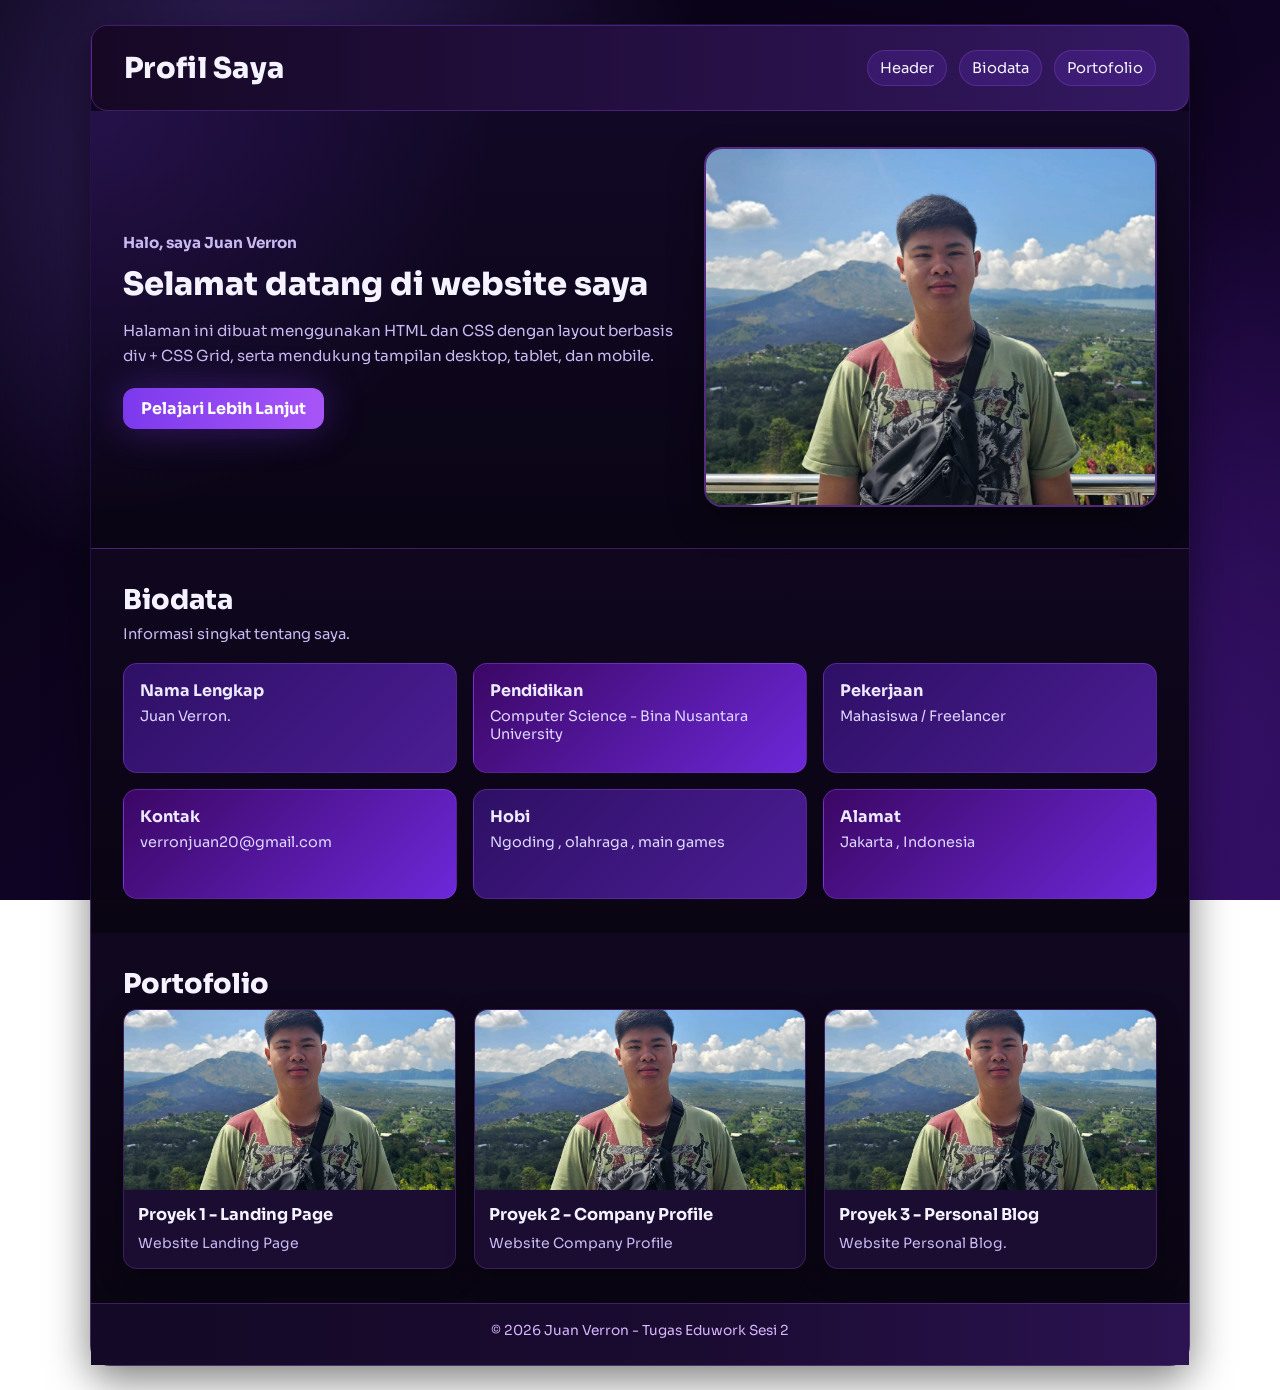
<file: TUGAS_SESI2/index.html>
<!DOCTYPE html>
<html lang="id">
<head>
    <meta charset="UTF-8">
    <meta name="viewport" content="width=device-width, initial-scale=1.0">
    <title>Profil Saya - Tugas Sesi 2</title>
    <link rel="stylesheet" href="style.css">
</head>
<body>
    <div class="page-bg"></div>

    <main class="container">
        <header class="header" id="top">
            <h1>Profil Saya</h1>
            <nav class="nav">
                <a href="#hero">Header</a>
                <a href="#biodata">Biodata</a>
                <a href="#portofolio">Portofolio</a>
            </nav>
        </header>

        <section class="hero" id="hero">
            <div class="hero-text">
                <p class="eyebrow">Halo, saya Juan Verron</p>
                <h2>Selamat datang di website saya</h2>
                <p>
                    Halaman ini dibuat menggunakan HTML dan CSS dengan layout berbasis div + CSS Grid,
                    serta mendukung tampilan desktop, tablet, dan mobile.
                </p>
                <a class="cta" href="#biodata">Pelajari Lebih Lanjut</a>
            </div>
            <div class="hero-image">
                <img src="Assets/Foto-Juan.jpeg" alt="Foto profil Juan">
            </div>
        </section>

        <section class="about" id="biodata">
            <h2>Biodata</h2>
            <p class="section-intro">Informasi singkat tentang saya.</p>
            <div class="about-grid">
                <div class="about-card"><h3>Nama Lengkap</h3><p>Juan Verron.</p></div>
                <div class="about-card"><h3>Pendidikan</h3><p>Computer Science - Bina Nusantara University</p></div>
                <div class="about-card"><h3>Pekerjaan</h3><p>Mahasiswa / Freelancer</p></div>
                <div class="about-card"><h3>Kontak</h3><p>verronjuan20@gmail.com</p></div>
                <div class="about-card"><h3>Hobi</h3><p>Ngoding , olahraga , main games</p></div>
                <div class="about-card"><h3>Alamat</h3><p>Jakarta , Indonesia</p></div>
            </div>
        </section>

        <section class="portfolio" id="portofolio">
            <h2>Portofolio</h2>
            <div class="portfolio-grid">
                <article class="project-card">
                    <img src="Assets/Foto-Juan.jpeg" alt="Preview proyek 1">
                    <div class="project-info">
                        <h3>Proyek 1 - Landing Page</h3>
                        <p>Website Landing Page</p>
                    </div>
                </article>

                <article class="project-card">
                    <img src="Assets/Foto-Juan.jpeg" alt="Preview proyek 2">
                    <div class="project-info">
                        <h3>Proyek 2 - Company Profile</h3>
                        <p>Website Company Profile</p>
                    </div>
                </article>

                <article class="project-card">
                    <img src="Assets/Foto-Juan.jpeg" alt="Preview proyek 3">
                    <div class="project-info">
                        <h3>Proyek 3 - Personal Blog</h3>
                        <p>Website Personal Blog.</p>
                    </div>
                </article>
            </div>
        </section>

        <footer class="footer">
            <p>&copy; 2026 Juan Verron - Tugas Eduwork Sesi 2</p>
        </footer>
    </main>
</body>
</html>
</file>
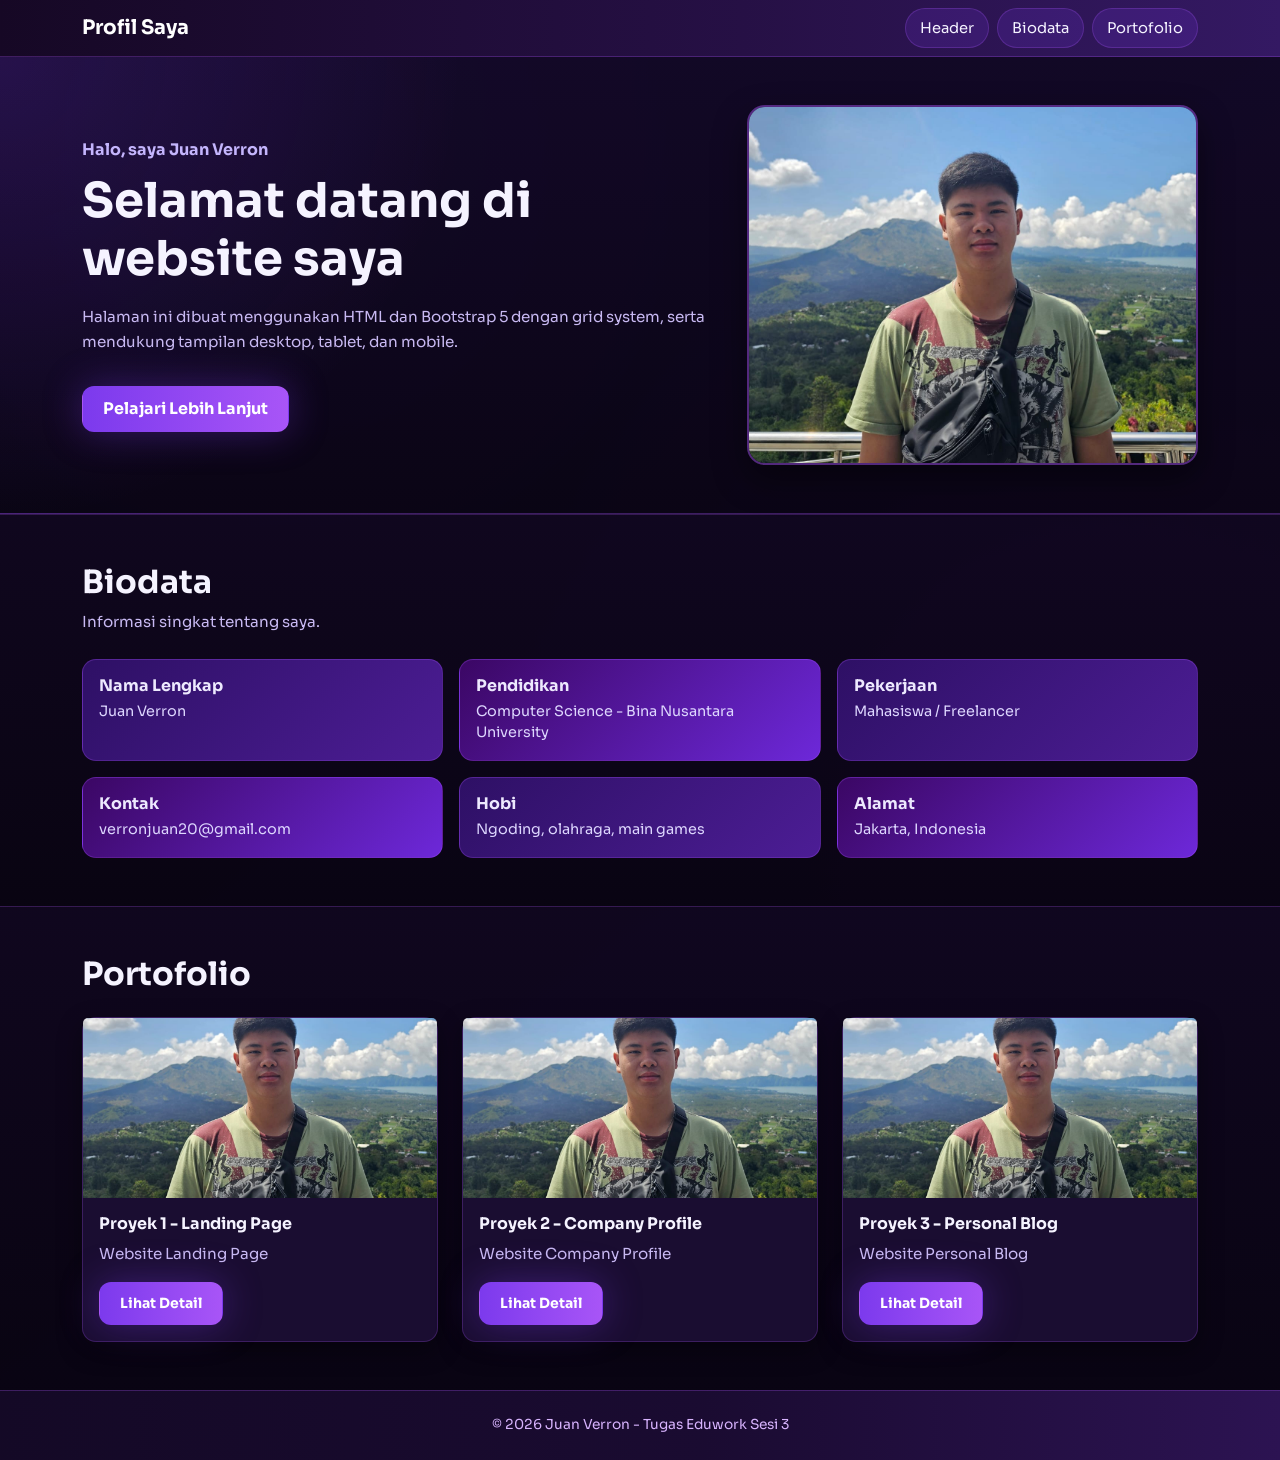
<file: TUGAS_SESI3/index.html>
<!DOCTYPE html>
<html lang="id">
<head>
    <meta charset="UTF-8">
    <meta name="viewport" content="width=device-width, initial-scale=1.0">
    <title>Profil Saya - Tugas Sesi 3</title>

    <link href="https://cdn.jsdelivr.net/npm/bootstrap@5.3.0/dist/css/bootstrap.min.css" rel="stylesheet">

    <link href="https://fonts.googleapis.com/css2?family=Sora:wght@400;600;700;800&display=swap" rel="stylesheet">

    <link rel="stylesheet" href="style.css">
</head>
<body>

    <div class="page-bg"></div>

    <nav class="navbar navbar-expand-md navbar-dark sticky-top custom-navbar">
        <div class="container">
            <a class="navbar-brand fw-bold" href="#top">Profil Saya</a>

            <button class="navbar-toggler" type="button" data-bs-toggle="collapse" data-bs-target="#navMenu">
                <span class="navbar-toggler-icon"></span>
            </button>

            <div class="collapse navbar-collapse" id="navMenu">
                <ul class="navbar-nav ms-auto gap-2">
                    <li class="nav-item">
                        <a class="nav-link custom-nav-link" href="#hero">Header</a>
                    </li>
                    <li class="nav-item">
                        <a class="nav-link custom-nav-link" href="#biodata">Biodata</a>
                    </li>
                    <li class="nav-item">
                        <a class="nav-link custom-nav-link" href="#portofolio">Portofolio</a>
                    </li>
                </ul>
            </div>
        </div>
    </nav>

    <section id="hero" class="custom-hero py-5">
        <div class="container">
            <div class="row align-items-center g-4">
                <div class="col-12 col-md-7">
                    <p class="eyebrow">Halo, saya Juan Verron</p>
                    <h2 class="display-5 fw-bold mb-3">Selamat datang di website saya</h2>
                    <p class="text-muted-custom">
                        Halaman ini dibuat menggunakan HTML dan Bootstrap 5 dengan grid system,
                        serta mendukung tampilan desktop, tablet, dan mobile.
                    </p>
                    <a class="btn custom-btn mt-3" href="#biodata">Pelajari Lebih Lanjut</a>
                </div>
                <div class="col-12 col-md-5 text-center">
                    <img src="Assets/Foto-Juan.jpeg" alt="Foto profil Juan" class="img-fluid custom-hero-img">
                </div>
            </div>
        </div>
    </section>

    <section id="biodata" class="custom-section py-5">
        <div class="container">
            <h2 class="fw-bold mb-2">Biodata</h2>
            <p class="text-muted-custom mb-4">Informasi singkat tentang saya.</p>

            <div class="row g-3">
                <div class="col-12 col-sm-6 col-lg-4">
                    <div class="about-card h-100 p-3">
                        <h3 class="about-title">Nama Lengkap</h3>
                        <p>Juan Verron</p>
                    </div>
                </div>
                <div class="col-12 col-sm-6 col-lg-4">
                    <div class="about-card about-card-alt h-100 p-3">
                        <h3 class="about-title">Pendidikan</h3>
                        <p>Computer Science - Bina Nusantara University</p>
                    </div>
                </div>
                <div class="col-12 col-sm-6 col-lg-4">
                    <div class="about-card h-100 p-3">
                        <h3 class="about-title">Pekerjaan</h3>
                        <p>Mahasiswa / Freelancer</p>
                    </div>
                </div>
                <div class="col-12 col-sm-6 col-lg-4">
                    <div class="about-card about-card-alt h-100 p-3">
                        <h3 class="about-title">Kontak</h3>
                        <p>verronjuan20@gmail.com</p>
                    </div>
                </div>
                <div class="col-12 col-sm-6 col-lg-4">
                    <div class="about-card h-100 p-3">
                        <h3 class="about-title">Hobi</h3>
                        <p>Ngoding, olahraga, main games</p>
                    </div>
                </div>
                <div class="col-12 col-sm-6 col-lg-4">
                    <div class="about-card about-card-alt h-100 p-3">
                        <h3 class="about-title">Alamat</h3>
                        <p>Jakarta, Indonesia</p>
                    </div>
                </div>
            </div>
        </div>
    </section>

    <section id="portofolio" class="custom-section py-5">
        <div class="container">
            <h2 class="fw-bold mb-4">Portofolio</h2>

            <div class="row g-4">
                <div class="col-12 col-md-4">
                    <div class="card project-card h-100">
                        <img src="Assets/Foto-Juan.jpeg" class="card-img-top project-img" alt="Preview proyek 1">
                        <div class="card-body">
                            <h5 class="card-title">Proyek 1 - Landing Page</h5>
                            <p class="card-text text-muted-custom">Website Landing Page</p>
                            <button class="btn custom-btn btn-sm" data-bs-toggle="modal" data-bs-target="#modalProyek1">
                                Lihat Detail
                            </button>
                        </div>
                    </div>
                </div>

                <div class="col-12 col-md-4">
                    <div class="card project-card h-100">
                        <img src="Assets/Foto-Juan.jpeg" class="card-img-top project-img" alt="Preview proyek 2">
                        <div class="card-body">
                            <h5 class="card-title">Proyek 2 - Company Profile</h5>
                            <p class="card-text text-muted-custom">Website Company Profile</p>
                            <button class="btn custom-btn btn-sm" data-bs-toggle="modal" data-bs-target="#modalProyek2">
                                Lihat Detail
                            </button>
                        </div>
                    </div>
                </div>

                <div class="col-12 col-md-4">
                    <div class="card project-card h-100">
                        <img src="Assets/Foto-Juan.jpeg" class="card-img-top project-img" alt="Preview proyek 3">
                        <div class="card-body">
                            <h5 class="card-title">Proyek 3 - Personal Blog</h5>
                            <p class="card-text text-muted-custom">Website Personal Blog</p>
                            <button class="btn custom-btn btn-sm" data-bs-toggle="modal" data-bs-target="#modalProyek3">
                                Lihat Detail
                            </button>
                        </div>
                    </div>
                </div>
            </div>
        </div>
    </section>

    <footer class="custom-footer text-center py-4">
        <p class="mb-0">&copy; 2026 Juan Verron - Tugas Eduwork Sesi 3</p>
    </footer>

    <div class="modal fade" id="modalProyek1" tabindex="-1">
        <div class="modal-dialog modal-dialog-centered">
            <div class="modal-content project-modal">
                <div class="modal-header">
                    <h5 class="modal-title">Proyek 1 - Landing Page</h5>
                    <button type="button" class="btn-close btn-close-white" data-bs-dismiss="modal"></button>
                </div>
                <div class="modal-body">
                    <img src="Assets/Foto-Juan.jpeg" class="img-fluid rounded mb-3" alt="Proyek 1">
                    <p>Website Landing Page yang dibangun menggunakan HTML dan CSS murni. Menampilkan produk dengan layout modern dan responsif.</p>
                </div>
                <div class="modal-footer">
                    <button type="button" class="btn custom-btn" data-bs-dismiss="modal">Tutup</button>
                </div>
            </div>
        </div>
    </div>

    <div class="modal fade" id="modalProyek2" tabindex="-1">
        <div class="modal-dialog modal-dialog-centered">
            <div class="modal-content project-modal">
                <div class="modal-header">
                    <h5 class="modal-title">Proyek 2 - Company Profile</h5>
                    <button type="button" class="btn-close btn-close-white" data-bs-dismiss="modal"></button>
                </div>
                <div class="modal-body">
                    <img src="Assets/Foto-Juan.jpeg" class="img-fluid rounded mb-3" alt="Proyek 2">
                    <p>Website Company Profile untuk menampilkan informasi perusahaan secara profesional dan menarik.</p>
                </div>
                <div class="modal-footer">
                    <button type="button" class="btn custom-btn" data-bs-dismiss="modal">Tutup</button>
                </div>
            </div>
        </div>
    </div>

    <div class="modal fade" id="modalProyek3" tabindex="-1">
        <div class="modal-dialog modal-dialog-centered">
            <div class="modal-content project-modal">
                <div class="modal-header">
                    <h5 class="modal-title">Proyek 3 - Personal Blog</h5>
                    <button type="button" class="btn-close btn-close-white" data-bs-dismiss="modal"></button>
                </div>
                <div class="modal-body">
                    <img src="Assets/Foto-Juan.jpeg" class="img-fluid rounded mb-3" alt="Proyek 3">
                    <p>Website Personal Blog untuk berbagi tulisan, pengalaman, dan portofolio secara online.</p>
                </div>
                <div class="modal-footer">
                    <button type="button" class="btn custom-btn" data-bs-dismiss="modal">Tutup</button>
                </div>
            </div>
        </div>
    </div>

    <script src="https://cdn.jsdelivr.net/npm/bootstrap@5.3.0/dist/js/bootstrap.bundle.min.js"></script>
</body>
</html>
</file>
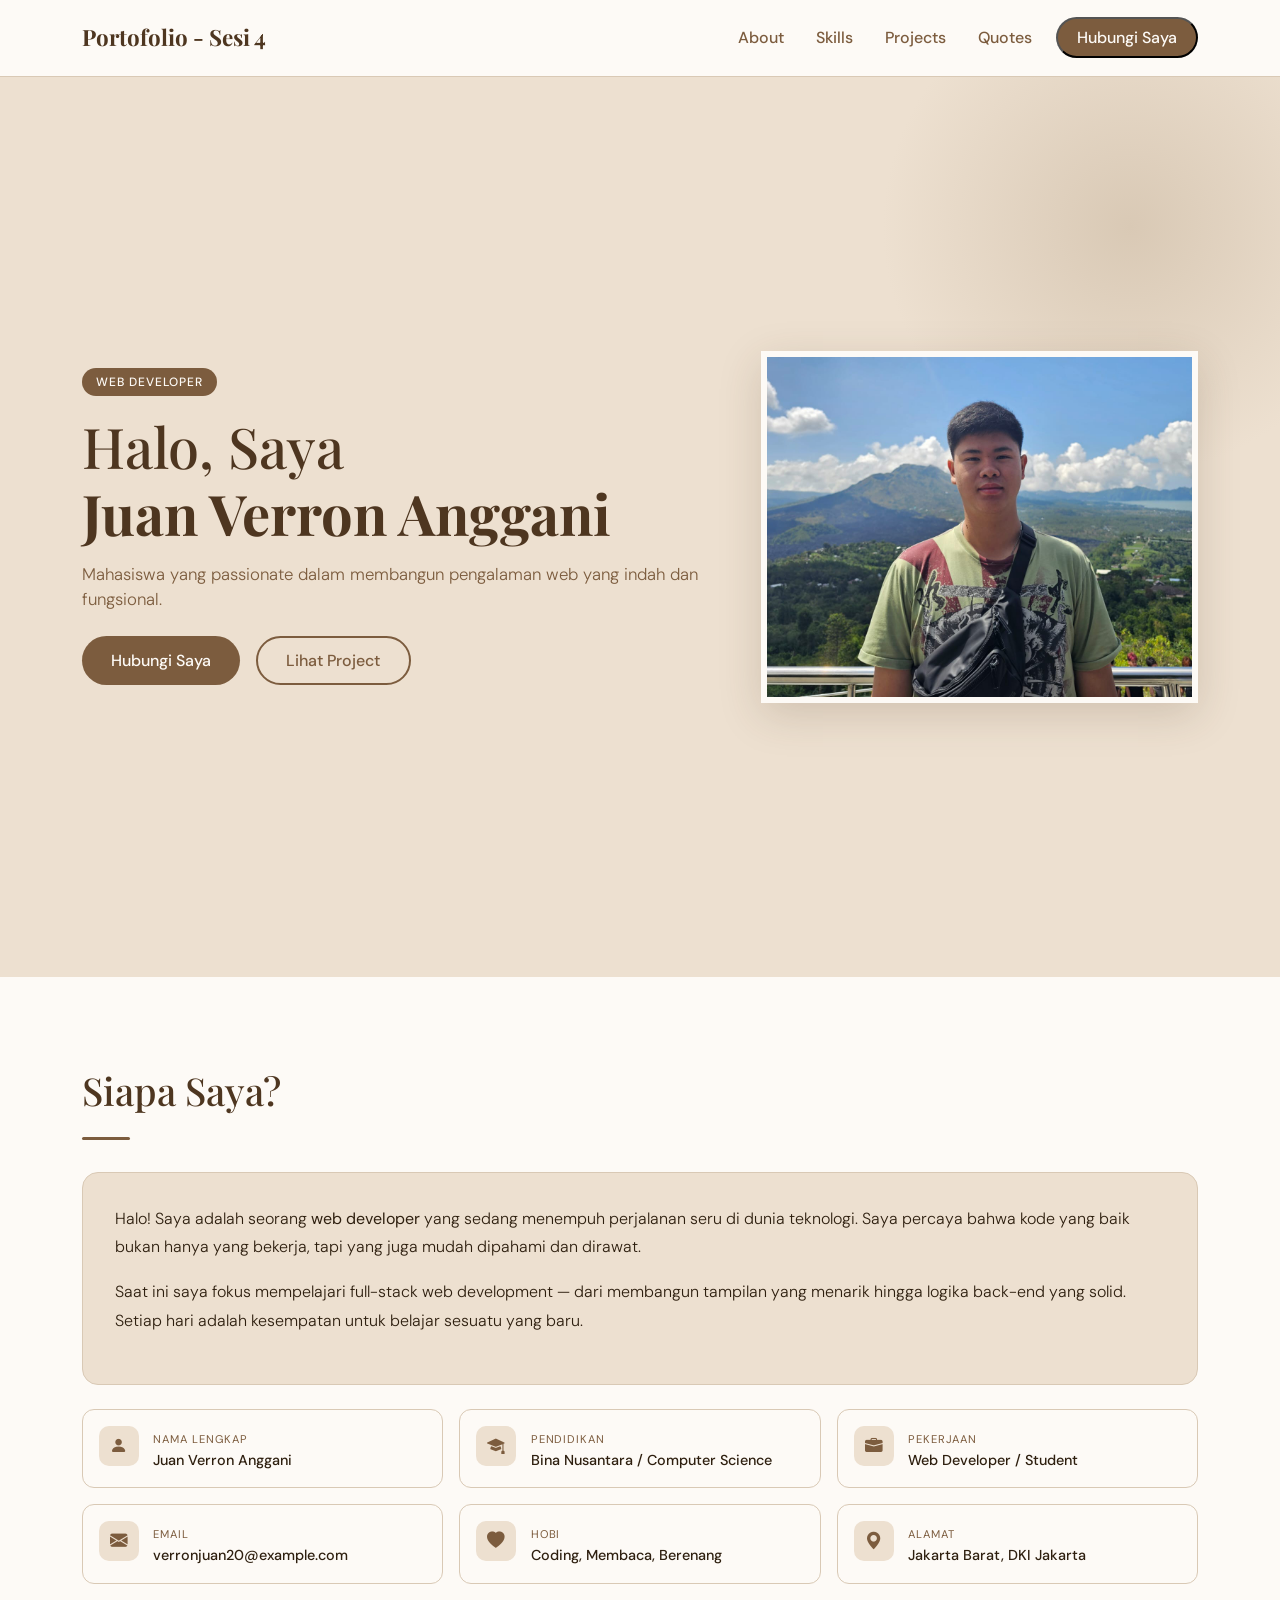
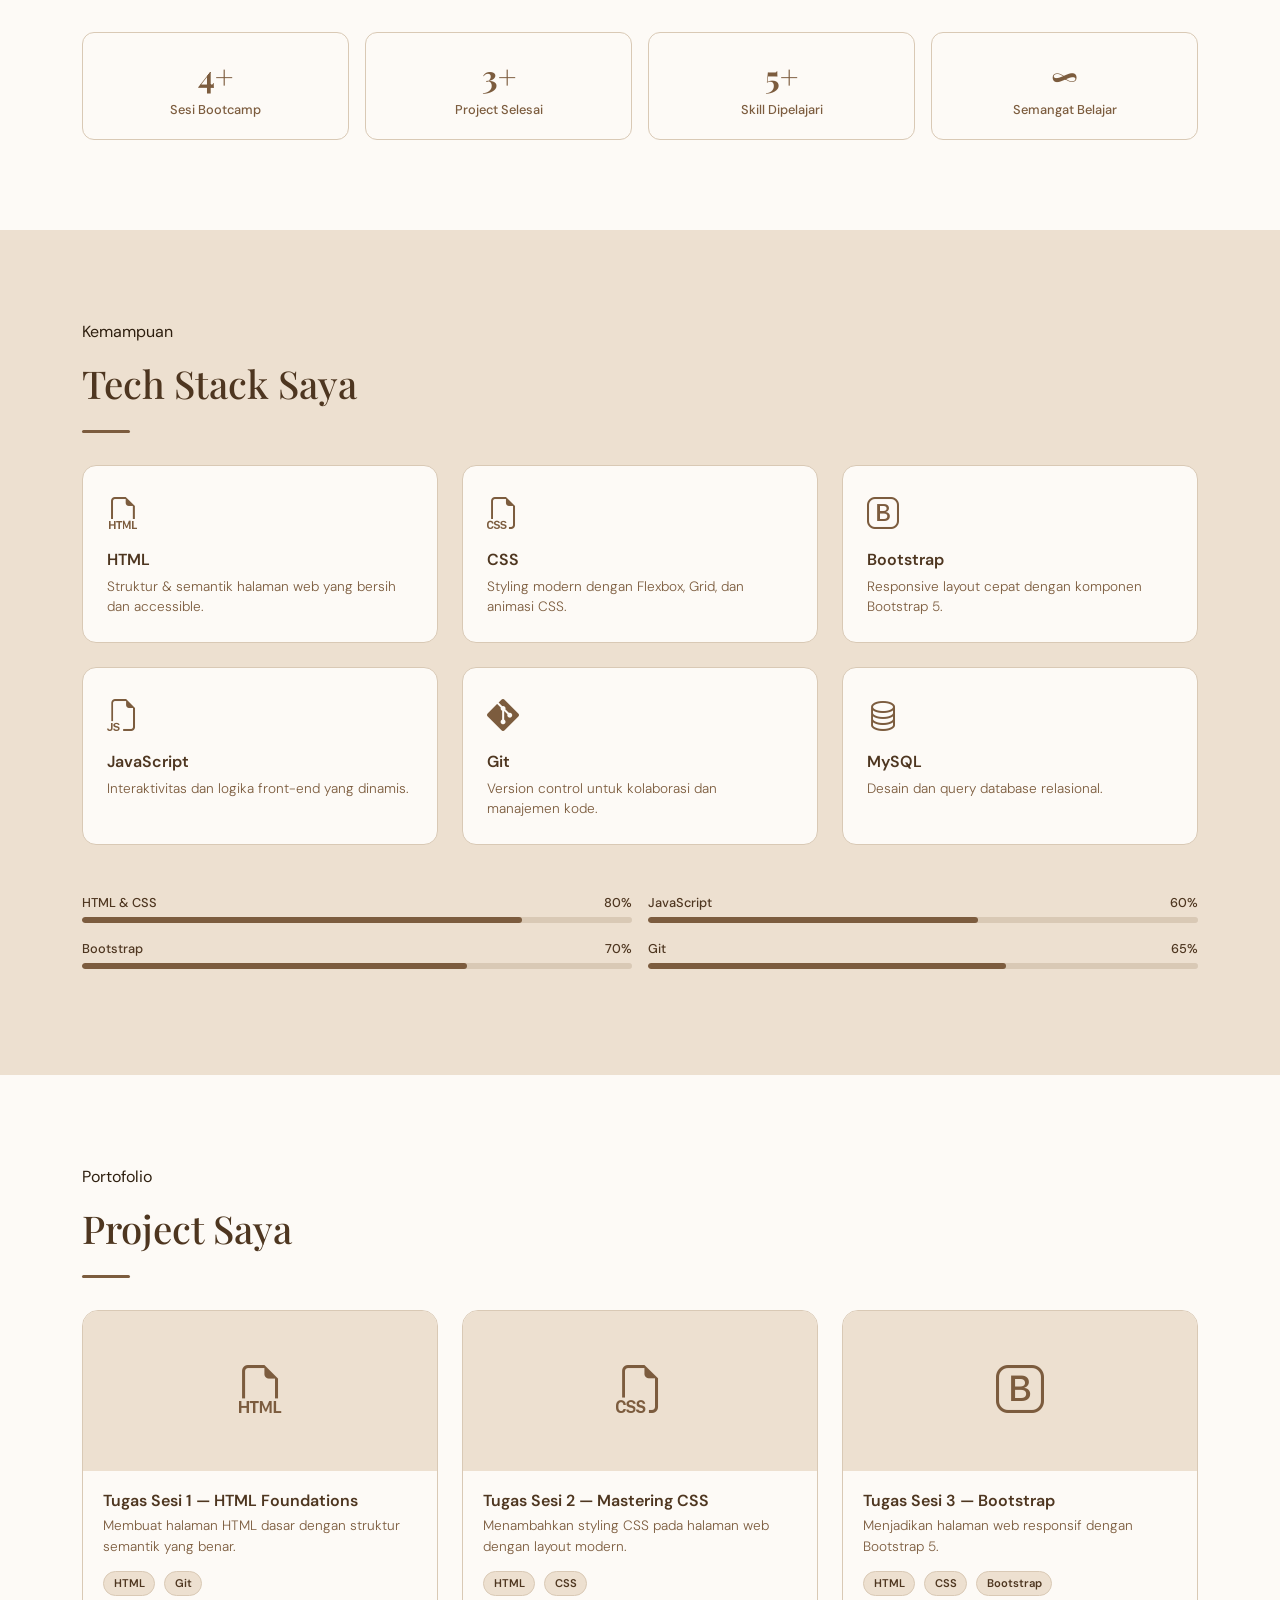
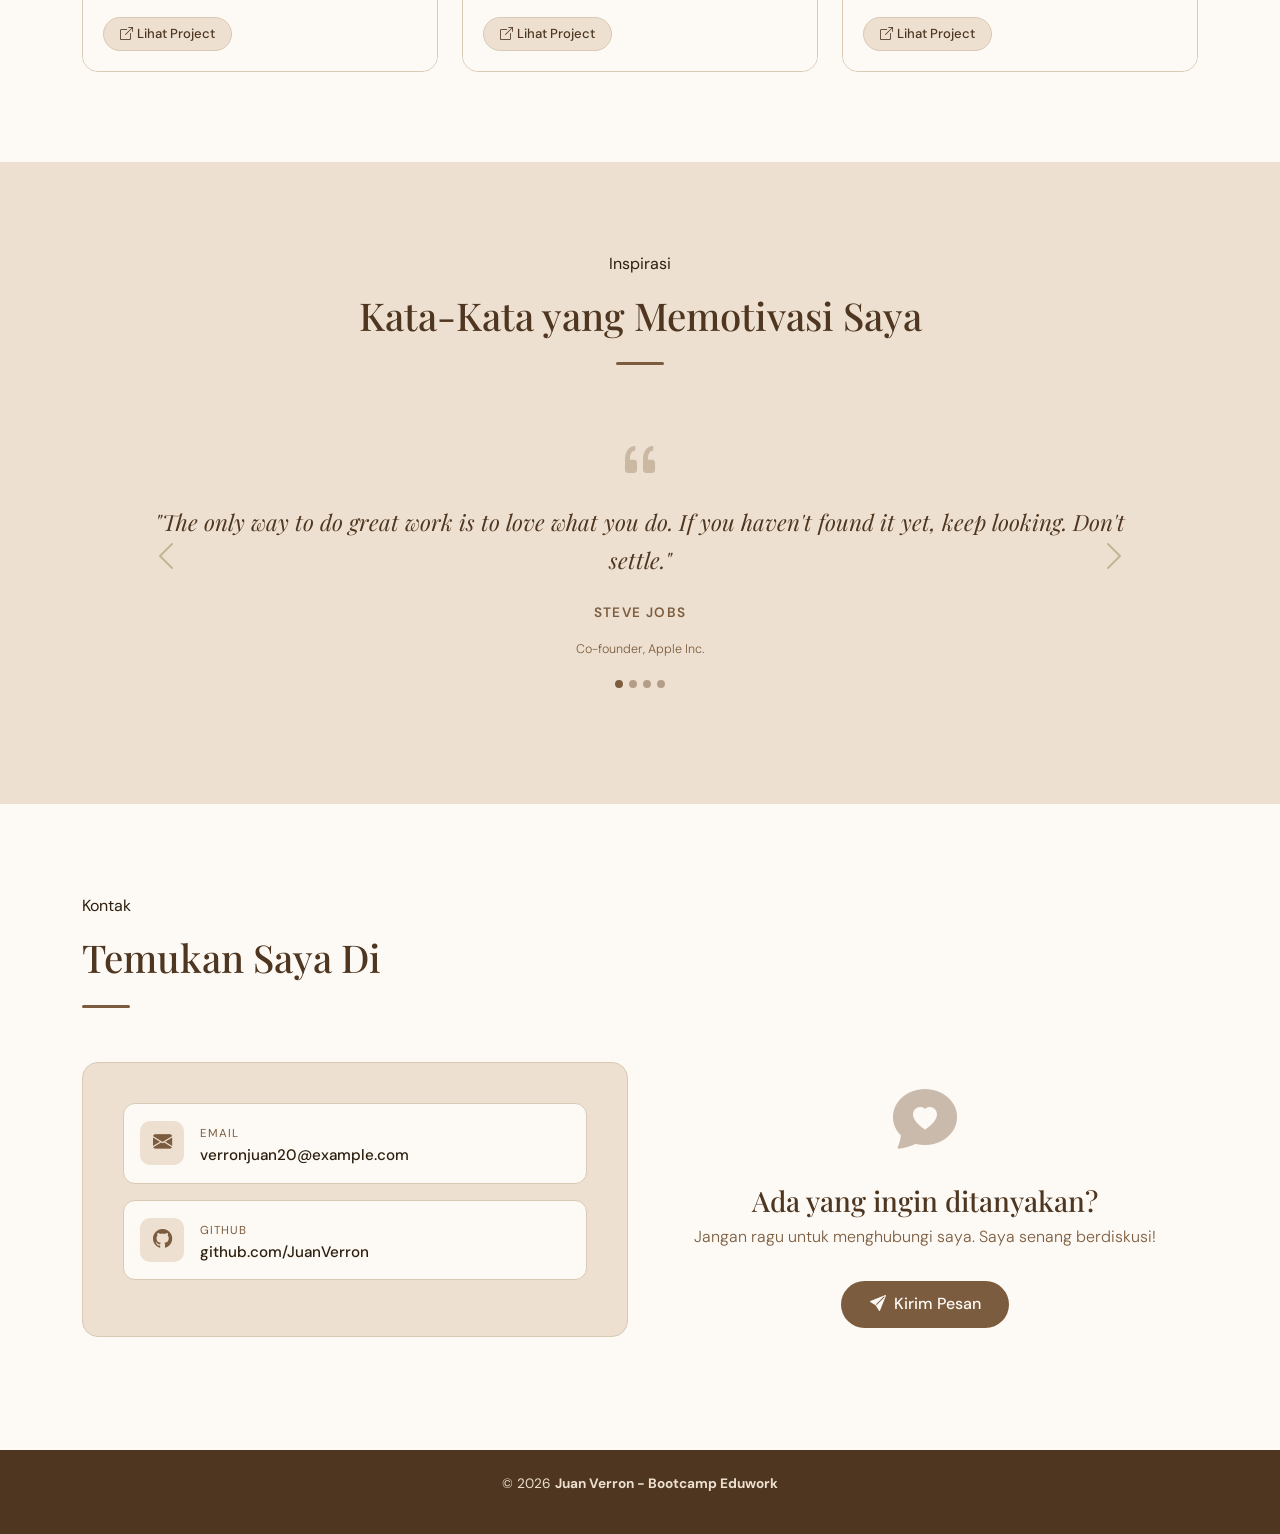
<file: TUGAS_SESI4/index.html>
<!DOCTYPE html>
<html lang="id">

<head>
  <meta charset="UTF-8" />
  <meta name="viewport" content="width=device-width, initial-scale=1.0" />
  <title>Personal Profile</title>

  <link href="https://cdn.jsdelivr.net/npm/bootstrap@5.3.0/dist/css/bootstrap.min.css" rel="stylesheet" />
  <link
    href="https://fonts.googleapis.com/css2?family=Playfair+Display:wght@400;700&family=DM+Sans:wght@300;400;500&display=swap"
    rel="stylesheet" />
  <link href="https://cdn.jsdelivr.net/npm/bootstrap-icons@1.10.5/font/bootstrap-icons.css" rel="stylesheet" />

  <link rel="stylesheet" href="style.css" />
</head>

<body>
  <nav class="navbar navbar-expand-lg">
    <div class="container">
      <a class="navbar-brand" href="#">Portofolio - Sesi 4</a>
      <button class="navbar-toggler" type="button" data-bs-toggle="collapse" data-bs-target="#navMenu">
        <span class="navbar-toggler-icon"></span>
      </button>
      <div class="collapse navbar-collapse justify-content-end" id="navMenu">
        <ul class="navbar-nav align-items-center">
          <li class="nav-item"><a class="nav-link" href="#about">About</a></li>
          <li class="nav-item"><a class="nav-link" href="#skills">Skills</a></li>
          <li class="nav-item"><a class="nav-link" href="#projects">Projects</a></li>
          <li class="nav-item"><a class="nav-link" href="#testimonials">Quotes</a></li>
          <li class="nav-item">
            <button class="btn-nav-contact" data-bs-toggle="modal" data-bs-target="#contactModal">
              Hubungi Saya
            </button>
          </li>
        </ul>
      </div>
    </div>
  </nav>

  <div class="modal fade" id="contactModal" tabindex="-1" aria-labelledby="contactModalLabel" aria-hidden="true">
    <div class="modal-dialog modal-dialog-centered">
      <div class="modal-content">
        <div class="modal-header">
          <h5 class="modal-title" id="contactModalLabel">Kirim Pesan 📬</h5>
          <button type="button" class="btn-close" data-bs-dismiss="modal"></button>
        </div>
        <div class="modal-body p-4">
          <div class="mb-3">
            <label class="form-label">Nama Lengkap</label>
            <input type="text" class="form-control" placeholder="Nama kamu..." />
          </div>
          <div class="mb-3">
            <label class="form-label">Email</label>
            <input type="email" class="form-control" placeholder="email@example.com" />
          </div>
          <div class="mb-3">
            <label class="form-label">Subjek</label>
            <input type="text" class="form-control" placeholder="Topik pesan..." />
          </div>
          <div class="mb-3">
            <label class="form-label">Pesan</label>
            <textarea class="form-control" rows="4" placeholder="Tulis pesanmu di sini..."></textarea>
          </div>
        </div>
        <div class="modal-footer">
          <button type="button" class="btn btn-outline-custom" data-bs-dismiss="modal">Batal</button>
          <button type="button" class="btn btn-primary-custom" onclick="alert('Pesan terkirim! ✅')">Kirim Pesan</button>
        </div>
      </div>
    </div>
  </div>

  <section id="hero">
    <div class="container">
      <div class="row align-items-center g-5">
        <div class="col-lg-7 fade-up">
          <span class="hero-badge">Web Developer</span>
          <h1 class="hero-title">Halo, Saya<br><strong>Juan Verron Anggani</strong></h1>
          <p class="hero-subtitle mt-3">Mahasiswa yang passionate dalam membangun pengalaman web yang indah dan
            fungsional.</p>
          <div class="d-flex flex-wrap gap-3 mt-4">
            <button class="btn-primary-custom" data-bs-toggle="modal" data-bs-target="#contactModal">
              Hubungi Saya
            </button>
            <a href="#projects" class="btn-outline-custom">Lihat Project</a>
          </div>
        </div>
        <div class="col-lg-5 d-flex justify-content-center fade-up">
          <div class="hero-img-wrapper">
            <img src="Assets/Foto-Juan.jpeg" alt="Foto Profil" />
          </div>
        </div>
      </div>
    </div>
  </section>

  <section id="about">
    <div class="container">
      <h2 class="section-title fade-up">Siapa Saya?</h2>
      <div class="divider fade-up"></div>

      <div class="row g-4 mb-4">
        <div class="col-12 fade-up">
          <div class="about-card">
            <p>Halo! Saya adalah seorang <strong>web developer</strong> yang sedang menempuh perjalanan seru di dunia
              teknologi. Saya percaya bahwa kode yang baik bukan hanya yang bekerja, tapi yang juga mudah dipahami dan
              dirawat.</p>
            <p class="mt-3">Saat ini saya fokus mempelajari full-stack web development — dari membangun tampilan yang
              menarik hingga logika back-end yang solid. Setiap hari adalah kesempatan untuk belajar sesuatu yang baru.
            </p>
          </div>
        </div>
      </div>

      <div class="row g-3 mb-5">
        <div class="col-md-4 col-sm-6 fade-up">
          <div class="detail-item">
            <div class="detail-icon"><i class="bi bi-person-fill"></i></div>
            <div class="detail-info"><small>Nama Lengkap</small><span>Juan Verron Anggani</span></div>
          </div>
        </div>
        <div class="col-md-4 col-sm-6 fade-up">
          <div class="detail-item">
            <div class="detail-icon"><i class="bi bi-mortarboard-fill"></i></div>
            <div class="detail-info"><small>Pendidikan</small><span>Bina Nusantara / Computer Science</span></div>
          </div>
        </div>
        <div class="col-md-4 col-sm-6 fade-up">
          <div class="detail-item">
            <div class="detail-icon"><i class="bi bi-briefcase-fill"></i></div>
            <div class="detail-info"><small>Pekerjaan</small><span>Web Developer / Student</span></div>
          </div>
        </div>
        <div class="col-md-4 col-sm-6 fade-up">
          <div class="detail-item">
            <div class="detail-icon"><i class="bi bi-envelope-fill"></i></div>
            <div class="detail-info"><small>Email</small><span>verronjuan20@example.com</span></div>
          </div>
        </div>
        <div class="col-md-4 col-sm-6 fade-up">
          <div class="detail-item">
            <div class="detail-icon"><i class="bi bi-heart-fill"></i></div>
            <div class="detail-info"><small>Hobi</small><span>Coding, Membaca, Berenang</span></div>
          </div>
        </div>
        <div class="col-md-4 col-sm-6 fade-up">
          <div class="detail-item">
            <div class="detail-icon"><i class="bi bi-geo-alt-fill"></i></div>
            <div class="detail-info"><small>Alamat</small><span>Jakarta Barat, DKI Jakarta</span></div>
          </div>
        </div>
      </div>

      <div class="row g-3">
        <div class="col-6 col-md-3 fade-up">
          <div class="stat-item">
            <div class="stat-number">4+</div>
            <div class="stat-label">Sesi Bootcamp</div>
          </div>
        </div>
        <div class="col-6 col-md-3 fade-up">
          <div class="stat-item">
            <div class="stat-number">3+</div>
            <div class="stat-label">Project Selesai</div>
          </div>
        </div>
        <div class="col-6 col-md-3 fade-up">
          <div class="stat-item">
            <div class="stat-number">5+</div>
            <div class="stat-label">Skill Dipelajari</div>
          </div>
        </div>
        <div class="col-6 col-md-3 fade-up">
          <div class="stat-item">
            <div class="stat-number">∞</div>
            <div class="stat-label">Semangat Belajar</div>
          </div>
        </div>
      </div>
    </div>
  </section>

  <section id="skills">
    <div class="container">
      <p class="section-label fade-up">Kemampuan</p>
      <h2 class="section-title fade-up">Tech Stack Saya</h2>
      <div class="divider fade-up"></div>
      <div class="row g-4 mb-5">
        <div class="col-md-4 col-sm-6 fade-up">
          <div class="skill-card">
            <div class="skill-icon"><i class="bi bi-filetype-html"></i></div>
            <h5>HTML</h5>
            <p>Struktur & semantik halaman web yang bersih dan accessible.</p>
          </div>
        </div>
        <div class="col-md-4 col-sm-6 fade-up">
          <div class="skill-card">
            <div class="skill-icon"><i class="bi bi-filetype-css"></i></div>
            <h5>CSS</h5>
            <p>Styling modern dengan Flexbox, Grid, dan animasi CSS.</p>
          </div>
        </div>
        <div class="col-md-4 col-sm-6 fade-up">
          <div class="skill-card">
            <div class="skill-icon"><i class="bi bi-bootstrap"></i></div>
            <h5>Bootstrap</h5>
            <p>Responsive layout cepat dengan komponen Bootstrap 5.</p>
          </div>
        </div>
        <div class="col-md-4 col-sm-6 fade-up">
          <div class="skill-card">
            <div class="skill-icon"><i class="bi bi-filetype-js"></i></div>
            <h5>JavaScript</h5>
            <p>Interaktivitas dan logika front-end yang dinamis.</p>
          </div>
        </div>
        <div class="col-md-4 col-sm-6 fade-up">
          <div class="skill-card">
            <div class="skill-icon"><i class="bi bi-git"></i></div>
            <h5>Git</h5>
            <p>Version control untuk kolaborasi dan manajemen kode.</p>
          </div>
        </div>
        <div class="col-md-4 col-sm-6 fade-up">
          <div class="skill-card">
            <div class="skill-icon"><i class="bi bi-database"></i></div>
            <h5>MySQL</h5>
            <p>Desain dan query database relasional.</p>
          </div>
        </div>
      </div>
      <div class="row g-3 fade-up">
        <div class="col-md-6">
          <p class="progress-label">HTML & CSS <span class="float-end">80%</span></p>
          <div class="progress mb-3">
            <div class="progress-bar" style="width:80%"></div>
          </div>
          <p class="progress-label">Bootstrap <span class="float-end">70%</span></p>
          <div class="progress mb-3">
            <div class="progress-bar" style="width:70%"></div>
          </div>
        </div>
        <div class="col-md-6">
          <p class="progress-label">JavaScript <span class="float-end">60%</span></p>
          <div class="progress mb-3">
            <div class="progress-bar" style="width:60%"></div>
          </div>
          <p class="progress-label">Git <span class="float-end">65%</span></p>
          <div class="progress mb-3">
            <div class="progress-bar" style="width:65%"></div>
          </div>
        </div>
      </div>
    </div>
  </section>

  <section id="projects">
    <div class="container">
      <p class="section-label fade-up">Portofolio</p>
      <h2 class="section-title fade-up">Project Saya</h2>
      <div class="divider fade-up"></div>
      <div class="row g-4">
        <div class="col-md-4 col-sm-6 fade-up">
          <div class="project-card">
            <div class="project-thumb"><i class="bi bi-filetype-html"></i></div>
            <div class="project-body">
              <h5>Tugas Sesi 1 — HTML Foundations</h5>
              <p>Membuat halaman HTML dasar dengan struktur semantik yang benar.</p>
              <div class="mb-3">
                <span class="tag">HTML</span>
                <span class="tag">Git</span>
              </div>
              <a href="../TUGAS_SESI1/index.html" target="_blank" class="btn-project">
                <i class="bi bi-box-arrow-up-right me-1"></i>Lihat Project
              </a>
            </div>
          </div>
        </div>
        <div class="col-md-4 col-sm-6 fade-up">
          <div class="project-card">
            <div class="project-thumb"><i class="bi bi-filetype-css"></i></div>
            <div class="project-body">
              <h5>Tugas Sesi 2 — Mastering CSS</h5>
              <p>Menambahkan styling CSS pada halaman web dengan layout modern.</p>
              <div class="mb-3">
                <span class="tag">HTML</span>
                <span class="tag">CSS</span>
              </div>
              <a href="../TUGAS_SESI2/index.html" target="_blank" class="btn-project">
                <i class="bi bi-box-arrow-up-right me-1"></i>Lihat Project
              </a>
            </div>
          </div>
        </div>
        <div class="col-md-4 col-sm-6 fade-up">
          <div class="project-card">
            <div class="project-thumb"><i class="bi bi-bootstrap"></i></div>
            <div class="project-body">
              <h5>Tugas Sesi 3 — Bootstrap</h5>
              <p>Menjadikan halaman web responsif dengan Bootstrap 5.</p>
              <div class="mb-3">
                <span class="tag">HTML</span>
                <span class="tag">CSS</span>
                <span class="tag">Bootstrap</span>
              </div>
              <a href="../TUGAS_SESI3/index.html" target="_blank" class="btn-project">
                <i class="bi bi-box-arrow-up-right me-1"></i>Lihat Project
              </a>
            </div>
          </div>
        </div>

      </div>
    </div>
  </section>

  <section id="testimonials">
    <div class="container">
      <p class="section-label fade-up text-center">Inspirasi</p>
      <h2 class="section-title fade-up text-center">Kata-Kata yang Memotivasi Saya</h2>
      <div class="divider fade-up mx-auto"></div>

      <div id="quoteCarousel" class="carousel slide fade-up" data-bs-ride="carousel" data-bs-interval="4000">
        <div class="carousel-indicators">
          <button type="button" data-bs-target="#quoteCarousel" data-bs-slide-to="0" class="active"></button>
          <button type="button" data-bs-target="#quoteCarousel" data-bs-slide-to="1"></button>
          <button type="button" data-bs-target="#quoteCarousel" data-bs-slide-to="2"></button>
          <button type="button" data-bs-target="#quoteCarousel" data-bs-slide-to="3"></button>
        </div>
        <div class="carousel-inner">
          <div class="carousel-item active">
            <div class="testimonial-slide">
              <div class="quote-icon"><i class="bi bi-quote"></i></div>
              <p class="quote-text">"The only way to do great work is to love what you do. If you haven't found it yet,
                keep looking. Don't settle."</p>
              <p class="quote-author">Steve Jobs</p>
              <p class="quote-role">Co-founder, Apple Inc.</p>
            </div>
          </div>
          <div class="carousel-item">
            <div class="testimonial-slide">
              <div class="quote-icon"><i class="bi bi-quote"></i></div>
              <p class="quote-text">"It's not that I'm so smart, it's just that I stay with problems longer."</p>
              <p class="quote-author">Albert Einstein</p>
              <p class="quote-role">Physicist & Nobel Laureate</p>
            </div>
          </div>
          <div class="carousel-item">
            <div class="testimonial-slide">
              <div class="quote-icon"><i class="bi bi-quote"></i></div>
              <p class="quote-text">"First, solve the problem. Then, write the code."</p>
              <p class="quote-author">John Johnson</p>
              <p class="quote-role">Software Engineer</p>
            </div>
          </div>
          <div class="carousel-item">
            <div class="testimonial-slide">
              <div class="quote-icon"><i class="bi bi-quote"></i></div>
              <p class="quote-text">"The expert in anything was once a beginner. Keep learning, keep growing."</p>
              <p class="quote-author">Helen Hayes</p>
              <p class="quote-role">Actress & Inspirator</p>
            </div>
          </div>
        </div>
        <button class="carousel-control-prev" type="button" data-bs-target="#quoteCarousel" data-bs-slide="prev">
          <span class="carousel-control-prev-icon"></span>
        </button>
        <button class="carousel-control-next" type="button" data-bs-target="#quoteCarousel" data-bs-slide="next">
          <span class="carousel-control-next-icon"></span>
        </button>
      </div>
    </div>
  </section>

  <section id="contact">
    <div class="container">
      <p class="section-label fade-up">Kontak</p>
      <h2 class="section-title fade-up">Temukan Saya Di</h2>
      <div class="divider fade-up"></div>
      <div class="row g-4 align-items-center fade-up">
        <div class="col-lg-6">
          <div class="contact-card">
            <a href="mailto:verronjuan20@example.com" class="contact-item">
              <div class="contact-icon"><i class="bi bi-envelope-fill"></i></div>
              <div class="contact-info"><small>Email</small><span>verronjuan20@example.com</span></div>
            </a>
            <a href="https://github.com" target="_blank" class="contact-item">
              <div class="contact-icon"><i class="bi bi-github"></i></div>
              <div class="contact-info"><small>GitHub</small><span>github.com/JuanVerron</span></div>
            </a>
          </div>
        </div>
        <div class="col-lg-6 text-center">
          <div style="padding: 2rem;">
            <i class="bi bi-chat-heart-fill" style="font-size:4rem; color:var(--brown); opacity:0.4;"></i>
            <h3 class="mt-3" style="color:var(--brown2);">Ada yang ingin ditanyakan?</h3>
            <p class="mt-2" style="color:var(--brown); font-weight:300;">Jangan ragu untuk menghubungi saya. Saya senang
              berdiskusi!</p>
            <button class="btn-primary-custom mt-3" data-bs-toggle="modal" data-bs-target="#contactModal">
              <i class="bi bi-send-fill me-2"></i>Kirim Pesan
            </button>
          </div>
        </div>
      </div>
    </div>
  </section>

  <footer>
    <p>© 2026 <strong>Juan Verron - Bootcamp Eduwork</strong></p>
  </footer>

  <script src="https://cdn.jsdelivr.net/npm/bootstrap@5.3.0/dist/js/bootstrap.bundle.min.js"></script>

  <script>
    const observer = new IntersectionObserver((entries) => {
      entries.forEach(e => {
        if (e.isIntersecting) e.target.classList.add('visible');
      });
    }, { threshold: 0.2 });
    document.querySelectorAll('.fade-up').forEach(el => observer.observe(el));
  </script>

</body>

</html>
</file>
<file: TUGAS_SESI2/style.css>
@import url("https://fonts.googleapis.com/css2?family=Sora:wght@400;600;700;800&display=swap");

:root {
    --bg-1: #05020d;
    --bg-2: #100424;
    --bg-3: #2c0a57;
    --surface: #120722;
    --surface-2: #1a0d31;
    --text: #f5f3ff;
    --muted: #c8b9f2;
    --accent: #7c3aed;
    --accent-2: #a855f7;
    --line: rgba(168, 85, 247, 0.28);
    --glow: 0 0 38px rgba(124, 58, 237, 0.35);
}

* {
    margin: 0;
    padding: 0;
    box-sizing: border-box;
}

body {
    font-family: "Sora", "Segoe UI", Tahoma, Geneva, Verdana, sans-serif;
    color: var(--text);
    min-height: 100vh;
    padding: 24px;
    position: relative;
}

.page-bg {
    position: fixed;
    inset: 0;
    z-index: -1;
    background:
        radial-gradient(circle at 20% 15%, rgba(139, 92, 246, 0.35), transparent 36%),
        radial-gradient(circle at 82% 78%, rgba(76, 29, 149, 0.48), transparent 42%),
        linear-gradient(145deg, var(--bg-1), var(--bg-2) 52%, var(--bg-3));
}

.container {
    max-width: 1100px;
    margin: 0 auto;
    background: rgba(11, 4, 24, 0.82);
    backdrop-filter: blur(3px);
    border-radius: 20px;
    overflow: visible;
    border: 1px solid rgba(124, 58, 237, 0.22);
    box-shadow: 0 14px 42px rgba(0, 0, 0, 0.5);
}

.header {
    display: grid;
    grid-template-columns: 1fr auto;
    gap: 18px;
    align-items: center;
    position: sticky;
    top: 0;
    z-index: 1000;
    /* margin: 12px 12px 0; */
    padding: 24px 32px;
    background: linear-gradient(90deg, #160825, #261045 58%, #341963);
    border: 1px solid var(--line);
    border-radius: 16px;
}

.header h1 {
    font-size: 1.8rem;
    font-weight: 800;
    letter-spacing: 0.3px;
}

.nav {
    display: flex;
    gap: 12px;
    flex-wrap: wrap;
}

.nav a {
    color: var(--text);
    text-decoration: none;
    padding: 8px 12px;
    border-radius: 999px;
    background: rgba(124, 58, 237, 0.18);
    border: 1px solid rgba(168, 85, 247, 0.25);
    font-size: 0.92rem;
    transition: transform 0.2s ease, background 0.2s ease, box-shadow 0.2s ease;
}

.nav a:hover {
    transform: translateY(-2px);
    background: rgba(124, 58, 237, 0.34);
    box-shadow: var(--glow);
}

.hero {
    display: grid;
    grid-template-columns: 1.1fr 0.9fr;
    gap: 28px;
    align-items: center;
    padding: 36px 32px;
    background:
        radial-gradient(circle at 0% 0%, rgba(124, 58, 237, 0.18), transparent 34%),
        linear-gradient(180deg, rgba(19, 9, 39, 0.95), rgba(10, 5, 20, 0.95));
    border-bottom: 1px solid var(--line);
}

.eyebrow {
    color: #c4b5fd;
    font-weight: 700;
    margin-bottom: 10px;
}

.hero h2 {
    font-size: 2rem;
    line-height: 1.2;
    margin-bottom: 14px;
    font-weight: 800;
}

.hero p {
    color: var(--muted);
    line-height: 1.65;
    font-size: 0.95rem;
}

.cta {
    display: inline-block;
    margin-top: 20px;
    text-decoration: none;
    font-weight: 700;
    color: #ffffff;
    padding: 10px 18px;
    border-radius: 12px;
    background: linear-gradient(90deg, var(--accent), var(--accent-2));
    box-shadow: var(--glow);
}

.hero-image img {
    width: 100%;
    max-height: 360px;
    object-fit: cover;
    border-radius: 18px;
    border: 2px solid rgba(168, 85, 247, 0.45);
    box-shadow: 0 14px 34px rgba(0, 0, 0, 0.45);
}

.about,
.portfolio {
    padding: 34px 32px;
    background: linear-gradient(180deg, rgba(16, 7, 31, 0.98), rgba(9, 4, 18, 0.98));
}

.about h2,
.portfolio h2 {
    font-size: 1.7rem;
    margin-bottom: 8px;
    font-weight: 800;
}

.section-intro {
    color: var(--muted);
    margin-bottom: 20px;
    font-size: 0.92rem;
}

.about-grid {
    display: grid;
    grid-template-columns: repeat(3, minmax(0, 1fr));
    gap: 16px;
}

.about-card {
    border-radius: 14px;
    padding: 16px;
    min-height: 110px;
    color: #ede9fe;
    background: linear-gradient(135deg, #2e1065, #4c1d95);
    border: 1px solid rgba(168, 85, 247, 0.28);
}

.about-card:nth-child(2n) {
    background: linear-gradient(135deg, #3b0764, #6d28d9);
}

.about-card h3 {
    font-size: 1rem;
    margin-bottom: 6px;
    font-weight: 700;
}

.about-card p {
    font-size: 0.9rem;
    color: #ddd6fe;
}

.portfolio-grid {
    display: grid;
    grid-template-columns: repeat(3, minmax(0, 1fr));
    gap: 18px;
}

.project-card {
    border-radius: 14px;
    overflow: hidden;
    background: var(--surface-2);
    border: 1px solid rgba(168, 85, 247, 0.24);
    box-shadow: 0 8px 25px rgba(0, 0, 0, 0.38);
}

.project-card img {
    width: 100%;
    height: 180px;
    object-fit: cover;
    display: block;
    filter: saturate(1.05) contrast(1.03);
}

.project-info {
    padding: 14px;
}

.project-info h3 {
    margin-bottom: 8px;
    font-size: 1.02rem;
    color: #f5f3ff;
}

.project-info p {
    color: var(--muted);
    line-height: 1.5;
    font-size: 0.88rem;
}

.footer {
    padding: 18px 32px 26px;
    color: #d8b4fe;
    text-align: center;
    font-size: 0.86rem;
    background: linear-gradient(90deg, #140926, #1a0b31 55%, #2c1352);
    border-top: 1px solid var(--line);
}

/* Mobile */
@media (max-width: 767px) {
    body {
        padding: 12px;
    }

    .header {
        grid-template-columns: 1fr;
        padding: 20px;
    }

    .hero {
        grid-template-columns: 1fr;
        padding: 22px 20px;
    }

    .hero h2 {
        font-size: 1.45rem;
    }

    .about,
    .portfolio {
        padding: 24px 20px;
    }

    .about-grid,
    .portfolio-grid {
        grid-template-columns: 1fr;
    }

    .project-card img {
        height: 200px;
    }
}

/* Tablet */
@media (min-width: 768px) and (max-width: 1023px) {
    .hero {
        grid-template-columns: 1fr;
    }

    .about-grid {
        grid-template-columns: repeat(2, minmax(0, 1fr));
    }

    .portfolio-grid {
        grid-template-columns: repeat(2, minmax(0, 1fr));
    }
}

/* Desktop */
@media (min-width: 1024px) {
    .about-grid {
        grid-template-columns: repeat(3, minmax(0, 1fr));
    }

    .portfolio-grid {
        grid-template-columns: repeat(3, minmax(0, 1fr));
    }
}
</file>
<file: TUGAS_SESI3/style.css>
@import url("https://fonts.googleapis.com/css2?family=Sora:wght@400;600;700;800&display=swap");

:root {
    --bg-1: #05020d;
    --bg-2: #100424;
    --bg-3: #2c0a57;
    --surface: #120722;
    --surface-2: #1a0d31;
    --text: #f5f3ff;
    --muted: #c8b9f2;
    --accent: #7c3aed;
    --accent-2: #a855f7;
    --line: rgba(168, 85, 247, 0.28);
    --glow: 0 0 38px rgba(124, 58, 237, 0.35);
}

* {
    margin: 0;
    padding: 0;
    box-sizing: border-box;
}

body {
    font-family: "Sora", "Segoe UI", Tahoma, Geneva, Verdana, sans-serif;
    color: var(--text);
    min-height: 100vh;
    background: linear-gradient(145deg, var(--bg-1), var(--bg-2) 52%, var(--bg-3));
}

.page-bg {
    position: fixed;
    inset: 0;
    z-index: -1;
    background:
        radial-gradient(circle at 20% 15%, rgba(139, 92, 246, 0.35), transparent 36%),
        radial-gradient(circle at 82% 78%, rgba(76, 29, 149, 0.48), transparent 42%),
        linear-gradient(145deg, var(--bg-1), var(--bg-2) 52%, var(--bg-3));
}

.custom-navbar {
    background: linear-gradient(90deg, #160825, #261045 58%, #341963) !important;
    border-bottom: 1px solid var(--line);
}

.custom-nav-link {
    color: var(--text) !important;
    padding: 8px 14px !important;
    border-radius: 999px;
    background: rgba(124, 58, 237, 0.18);
    border: 1px solid rgba(168, 85, 247, 0.25);
    font-size: 0.92rem;
    transition: background 0.2s ease, transform 0.2s ease;
}

.custom-nav-link:hover {
    background: rgba(124, 58, 237, 0.38) !important;
    transform: translateY(-2px);
    box-shadow: var(--glow);
}

.custom-hero {
    background:
        radial-gradient(circle at 0% 0%, rgba(124, 58, 237, 0.18), transparent 34%),
        linear-gradient(180deg, rgba(19, 9, 39, 0.95), rgba(10, 5, 20, 0.95));
    border-bottom: 1px solid var(--line);
}

.eyebrow {
    color: #c4b5fd;
    font-weight: 700;
    margin-bottom: 10px;
}

.text-muted-custom {
    color: var(--muted) !important;
    font-size: 0.95rem;
    line-height: 1.65;
}

.custom-btn {
    color: #fff;
    font-weight: 700;
    padding: 10px 20px;
    border-radius: 12px;
    background: linear-gradient(90deg, var(--accent), var(--accent-2));
    box-shadow: var(--glow);
    text-decoration: none;
    transition: opacity 0.2s ease;
}

.custom-btn:hover {
    opacity: 0.85;
    color: #fff;
}

.custom-hero-img {
    border-radius: 18px;
    border: 2px solid rgba(168, 85, 247, 0.45);
    box-shadow: 0 14px 34px rgba(0, 0, 0, 0.45);
    max-height: 360px;
    object-fit: cover;
    width: 100%;
}

.custom-section {
    background: linear-gradient(180deg, rgba(16, 7, 31, 0.98), rgba(9, 4, 18, 0.98));
    border-top: 1px solid var(--line);
}

.about-card {
    border-radius: 14px;
    color: #ede9fe;
    background: linear-gradient(135deg, #2e1065, #4c1d95);
    border: 1px solid rgba(168, 85, 247, 0.28);
}

.about-card-alt {
    background: linear-gradient(135deg, #3b0764, #6d28d9);
}

.about-title {
    font-size: 1rem;
    font-weight: 700;
    margin-bottom: 6px;
}

.about-card p {
    font-size: 0.9rem;
    color: #ddd6fe;
    margin: 0;
}

.project-card {
    border-radius: 14px;
    background: var(--surface-2);
    border: 1px solid rgba(168, 85, 247, 0.24) !important;
    box-shadow: 0 8px 25px rgba(0, 0, 0, 0.38);
    color: var(--text);
}

.project-img {
    height: 180px;
    object-fit: cover;
}

.project-card .card-title {
    color: #f5f3ff;
    font-size: 1rem;
    font-weight: 700;
}

.custom-footer {
    background: linear-gradient(90deg, #140926, #1a0b31 55%, #2c1352);
    border-top: 1px solid var(--line);
    color: #d8b4fe;
    font-size: 0.86rem;
}

.project-modal {
    background: linear-gradient(135deg, #160825, #261045);
    border: 1px solid var(--line);
    color: var(--text);
}

.project-modal .modal-header {
    border-bottom: 1px solid var(--line);
}

.project-modal .modal-footer {
    border-top: 1px solid var(--line);
}

.project-modal .modal-title {
    font-weight: 700;
}
</file>
<file: TUGAS_SESI4/style.css>
:root {
  --white: #fdfaf6;
  --beige: #ede0d0;
  --beige2: #d9c9b5;
  --brown: #7c5c3e;
  --brown2: #4e3620;
  --text: #2e1f0f;
}

* {
  margin: 0;
  padding: 0;
  box-sizing: border-box;
}
html {
  scroll-behavior: smooth;
}
body {
  font-family: "DM Sans", sans-serif;
  background-color: var(--white);
  color: var(--text);
}
h1,
h2,
h3 {
  font-family: "Playfair Display", serif;
}

.navbar {
  background-color: var(--white);
  border-bottom: 1px solid var(--beige2);
  padding: 1rem 2rem;
  position: sticky;
  top: 0;
  z-index: 1000;
}
.navbar-brand {
  font-family: "Playfair Display", serif;
  font-size: 1.4rem;
  color: var(--brown2) !important;
  font-weight: 700;
}
.nav-link {
  color: var(--brown) !important;
  font-weight: 500;
  margin-left: 1rem;
  transition: color 0.2s;
}
.nav-link:hover {
  color: var(--brown2) !important;
}
.btn-nav-contact {
  background-color: var(--brown);
  color: var(--white) !important;
  border-radius: 999px;
  padding: 0.4rem 1.2rem;
  margin-left: 1rem;
  font-weight: 500;
  transition: background 0.2s;
}
.btn-nav-contact:hover {
  background-color: var(--brown2);
  color: var(--white);
  transform: translateY(-2px);
}

#hero {
  background-color: var(--beige);
  min-height: 100vh;
  display: flex;
  align-items: center;
  position: relative;
  overflow: hidden;
}
#hero::before {
  content: "";
  position: absolute;
  width: 500px;
  height: 500px;
  background: radial-gradient(circle, var(--beige2) 0%, transparent 70%);
  top: -100px;
  right: -100px;
  border-radius: 50%;
}
.hero-img-wrapper {
  display: flex;
  align-items: center;
  justify-content: center;
}
.hero-img-wrapper img {
  width: 100%;
  height: 100%;
  object-fit: cover;
  border: 6px solid var(--white);
  box-shadow: 0 12px 40px rgba(78, 54, 32, 0.18);
  background-color: var(--beige2);
}
.hero-badge {
  display: inline-block;
  background-color: var(--brown);
  color: var(--white);
  font-size: 0.75rem;
  font-weight: 500;
  padding: 0.3rem 0.9rem;
  border-radius: 999px;
  letter-spacing: 0.08em;
  text-transform: uppercase;
  margin-bottom: 1rem;
}
.hero-title {
  font-size: clamp(2.2rem, 5vw, 3.5rem);
  color: var(--brown2);
  line-height: 1.2;
}
.hero-subtitle {
  font-size: 1.05rem;
  color: var(--brown);
  margin-top: 0.5rem;
  font-weight: 300;
}
.btn-primary-custom {
  background-color: var(--brown);
  color: var(--white);
  border: none;
  padding: 0.7rem 1.8rem;
  border-radius: 999px;
  font-weight: 500;
  transition:
    background 0.2s,
    transform 0.2s;
  cursor: pointer;
}
.btn-primary-custom:hover {
  background-color: var(--brown2);
  transform: translateY(-2px);
  color: var(--white);
}
.btn-outline-custom {
  background-color: transparent;
  color: var(--brown);
  border: 2px solid var(--brown);
  padding: 0.65rem 1.8rem;
  border-radius: 999px;
  font-weight: 500;
  transition: all 0.2s;
  text-decoration: none;
  display: inline-block;
}
.btn-outline-custom:hover {
  background-color: var(--brown);
  color: var(--white);
  transform: translateY(-2px);
}

section {
  padding: 90px 0;
}
.section-title {
  font-size: clamp(1.8rem, 3vw, 2.5rem);
  color: var(--brown2);
  margin-bottom: 1.5rem;
}
.divider {
  width: 48px;
  height: 3px;
  background-color: var(--brown);
  border-radius: 2px;
  margin-bottom: 2rem;
}

#about {
  background-color: var(--white);
}
.about-card {
  background-color: var(--beige);
  border-radius: 16px;
  padding: 2rem;
  border: 1px solid var(--beige2);
}
.about-card p {
  font-size: 1rem;
  line-height: 1.8;
  color: var(--text);
  font-weight: 300;
}

.detail-item {
  display: flex;
  align-items: flex-start;
  gap: 0.9rem;
  padding: 1rem;
  background: var(--white);
  border-radius: 12px;
  border: 1px solid var(--beige2);
  transition:
    transform 0.2s,
    box-shadow 0.2s;
}
.detail-item:hover {
  transform: translateY(-3px);
  box-shadow: 0 6px 20px rgba(78, 54, 32, 0.1);
}
.detail-icon {
  width: 40px;
  height: 40px;
  background-color: var(--beige);
  border-radius: 10px;
  display: flex;
  align-items: center;
  justify-content: center;
  font-size: 1.1rem;
  color: var(--brown);
  flex-shrink: 0;
}
.detail-info small {
  font-size: 0.7rem;
  text-transform: uppercase;
  letter-spacing: 0.08em;
  color: var(--brown);
}
.detail-info span {
  display: block;
  font-size: 0.9rem;
  font-weight: 500;
  color: var(--text);
}

.stat-item {
  text-align: center;
  padding: 1.2rem;
  background: var(--white);
  border-radius: 12px;
  border: 1px solid var(--beige2);
}
.stat-number {
  font-family: "Playfair Display", serif;
  font-size: 2rem;
  color: var(--brown);
  font-weight: 700;
}
.stat-label {
  font-size: 0.8rem;
  color: var(--brown);
  font-weight: 500;
}

#skills {
  background-color: var(--beige);
}
.skill-card {
  background-color: var(--white);
  border-radius: 14px;
  padding: 1.5rem;
  border: 1px solid var(--beige2);
  transition:
    transform 0.2s,
    box-shadow 0.2s;
  height: 100%;
}
.skill-card:hover {
  transform: translateY(-4px);
  box-shadow: 0 8px 24px rgba(78, 54, 32, 0.12);
}
.skill-icon {
  font-size: 2rem;
  color: var(--brown);
  margin-bottom: 0.75rem;
}
.skill-card h5 {
  font-size: 1rem;
  font-weight: 600;
  color: var(--brown2);
  margin-bottom: 0.5rem;
}
.skill-card p {
  font-size: 0.85rem;
  color: var(--brown);
  font-weight: 300;
  margin: 0;
}
.progress-label {
  font-size: 0.8rem;
  font-weight: 500;
  color: var(--brown2);
  margin-bottom: 0.3rem;
}
.progress {
  height: 6px;
  background-color: var(--beige2);
  border-radius: 999px;
}
.progress-bar {
  background-color: var(--brown);
  border-radius: 999px;
}

#projects {
  background-color: var(--white);
}
.project-card {
  border-radius: 16px;
  overflow: hidden;
  border: 1px solid var(--beige2);
  transition:
    transform 0.2s,
    box-shadow 0.2s;
  height: 100%;
}
.project-card:hover {
  transform: translateY(-5px);
  box-shadow: 0 12px 32px rgba(78, 54, 32, 0.14);
}
.project-thumb {
  height: 160px;
  background-color: var(--beige);
  display: flex;
  align-items: center;
  justify-content: center;
  font-size: 3rem;
  color: var(--brown);
  transition: background 0.3s;
}
.project-card:hover .project-thumb {
  background-color: var(--beige2);
}
.project-body {
  padding: 1.25rem;
  background: var(--white);
}
.project-body h5 {
  font-size: 1rem;
  font-weight: 600;
  color: var(--brown2);
  margin-bottom: 0.4rem;
}
.project-body p {
  font-size: 0.85rem;
  color: var(--brown);
  font-weight: 300;
  margin-bottom: 0.8rem;
}
.tag {
  display: inline-block;
  background-color: var(--beige);
  color: var(--brown2);
  font-size: 0.7rem;
  font-weight: 600;
  padding: 0.2rem 0.6rem;
  border-radius: 999px;
  margin-right: 0.3rem;
  margin-bottom: 0.3rem;
  border: 1px solid var(--beige2);
}

.btn-project {
  display: inline-block;
  background-color: var(--beige);
  color: var(--brown2);
  border: 1px solid var(--beige2);
  padding: 0.4rem 1rem;
  border-radius: 999px;
  font-size: 0.82rem;
  font-weight: 500;
  text-decoration: none;
  transition:
    background 0.2s,
    transform 0.2s;
}
.btn-project:hover {
  background-color: var(--brown);
  color: var(--white);
  transform: translateY(-2px);
}

#testimonials {
  background-color: var(--beige);
}
.testimonial-slide {
  padding: 2.5rem 4rem;
  text-align: center;
}
.quote-icon {
  font-size: 3rem;
  color: var(--brown);
  opacity: 0.3;
  line-height: 1;
  margin-bottom: 1rem;
}
.quote-text {
  font-family: "Playfair Display", serif;
  font-size: clamp(1.1rem, 2.5vw, 1.4rem);
  color: var(--brown2);
  line-height: 1.7;
  font-style: italic;
  margin-bottom: 1.5rem;
}
.quote-author {
  font-size: 0.85rem;
  font-weight: 600;
  color: var(--brown);
  text-transform: uppercase;
  letter-spacing: 0.1em;
}
.quote-role {
  font-size: 0.78rem;
  color: var(--brown);
  font-weight: 300;
}
.carousel-control-prev-icon,
.carousel-control-next-icon {
  filter: invert(35%) sepia(20%) saturate(600%) hue-rotate(10deg)
    brightness(0.8);
}
.carousel-indicators [data-bs-target] {
  background-color: var(--brown);
  width: 8px;
  height: 8px;
  border-radius: 50%;
}

#contact {
  background-color: var(--white);
}
.contact-card {
  background-color: var(--beige);
  border-radius: 16px;
  padding: 2.5rem;
  border: 1px solid var(--beige2);
}
.contact-item {
  display: flex;
  align-items: center;
  gap: 1rem;
  padding: 1rem;
  border-radius: 12px;
  border: 1px solid var(--beige2);
  margin-bottom: 1rem;
  text-decoration: none;
  color: var(--text);
  transition:
    background 0.2s,
    transform 0.2s;
  background: var(--white);
}
.contact-item:hover {
  background-color: var(--beige2);
  color: var(--text);
  transform: translateX(4px);
}
.contact-icon {
  width: 44px;
  height: 44px;
  background-color: var(--beige);
  border-radius: 10px;
  display: flex;
  align-items: center;
  justify-content: center;
  font-size: 1.2rem;
  color: var(--brown);
  flex-shrink: 0;
}
.contact-info small {
  font-size: 0.72rem;
  color: var(--brown);
  text-transform: uppercase;
  letter-spacing: 0.08em;
}
.contact-info span {
  display: block;
  font-size: 0.95rem;
  font-weight: 500;
}

.modal-content {
  border-radius: 16px;
  border: none;
  background-color: var(--white);
}
.modal-header {
  border-bottom: 1px solid var(--beige2);
  padding: 1.5rem;
}
.modal-title {
  font-family: "Playfair Display", serif;
  color: var(--brown2);
}
.modal-footer {
  border-top: 1px solid var(--beige2);
}
.form-control,
.form-select {
  border: 1px solid var(--beige2);
  border-radius: 10px;
  background-color: var(--beige);
  color: var(--text);
  padding: 0.65rem 1rem;
}
.form-control:focus,
.form-select:focus {
  border-color: var(--brown);
  box-shadow: 0 0 0 3px rgba(124, 92, 62, 0.12);
  background-color: var(--white);
}
.form-label {
  font-size: 0.85rem;
  font-weight: 500;
  color: var(--brown2);
  margin-bottom: 0.4rem;
}

footer {
  background-color: var(--brown2);
  color: var(--beige);
  text-align: center;
  padding: 1.5rem;
  font-size: 0.85rem;
}

.fade-up {
  opacity: 0;
  transform: translateY(24px);
  transition:
    opacity 0.6s ease,
    transform 0.6s ease;
}
.fade-up.visible {
  opacity: 1;
  transform: translateY(0);
}

@media (max-width: 768px) {
  .hero-img-wrapper {
    width: 180px;
    height: 180px;
  }
  section {
    padding: 60px 0;
  }
  .testimonial-slide {
    padding: 1.5rem 1rem;
  }
}
</file>
